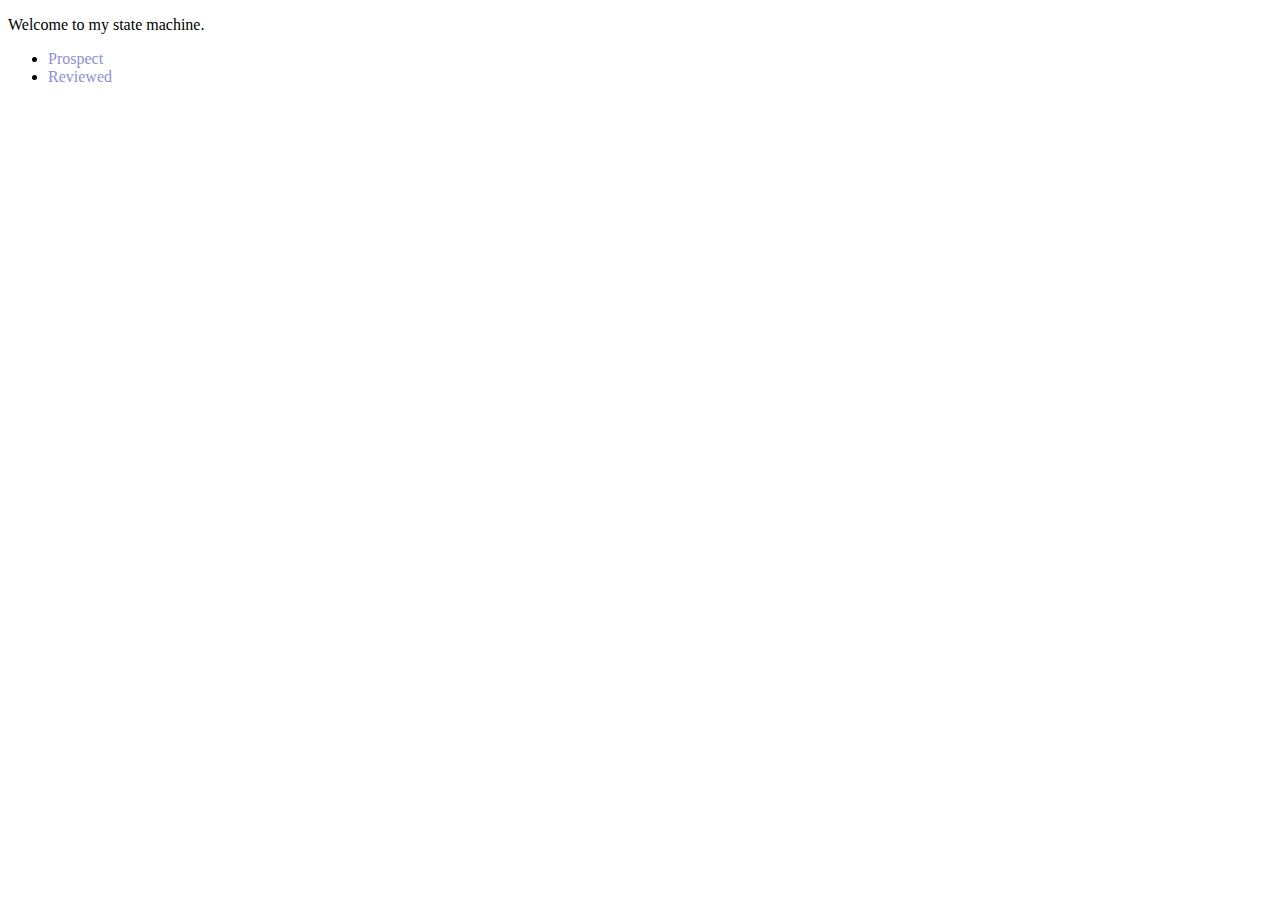
<file: app/index.html>
<!doctype html>
  <head>
    <meta charset="utf-8"/>
    <meta http-equiv="X-UA-Compatible" content="IE=edge,chrome=1"/>
    <title>Happy Time</title>
    <meta name="description" content="">
    <meta name="viewport" content="width=device-width">
    <meta name="apple-mobile-web-app-capable" content="yes" />
    <meta name="apple-mobile-web-app-status-bar-style" content="black" />
    <!-- Place favicon.ico and apple-touch-icon.png in the root directory -->
    
    <!-- <link rel="stylesheet" href="http://yui.yahooapis.com/pure/0.3.0/pure-min.css"> -->

    <link rel="stylesheet" href="blog/blog.css">
    <link rel="stylesheet" href="game/game.css">
  </head>
  <body ng-app="app">

    <!-- Application -->
    <div class="container" ng-controller="AppCtrl">
        <div id="main" ng-view></div>
    </div>

    <script src="bower_components/angular/angular.min.js"></script>
    <script src="bower_components/angular-route/angular-route.min.js"></script>
    <script src="bower_components/angular-ui-router/release/angular-ui-router.min.js"></script>

    <script src="app.js"></script>
    <script src="main/index.js"></script>
    <script src="blog/index.js"></script>
    <script src="game/index.js"></script>


  </body>
</html>
</file>
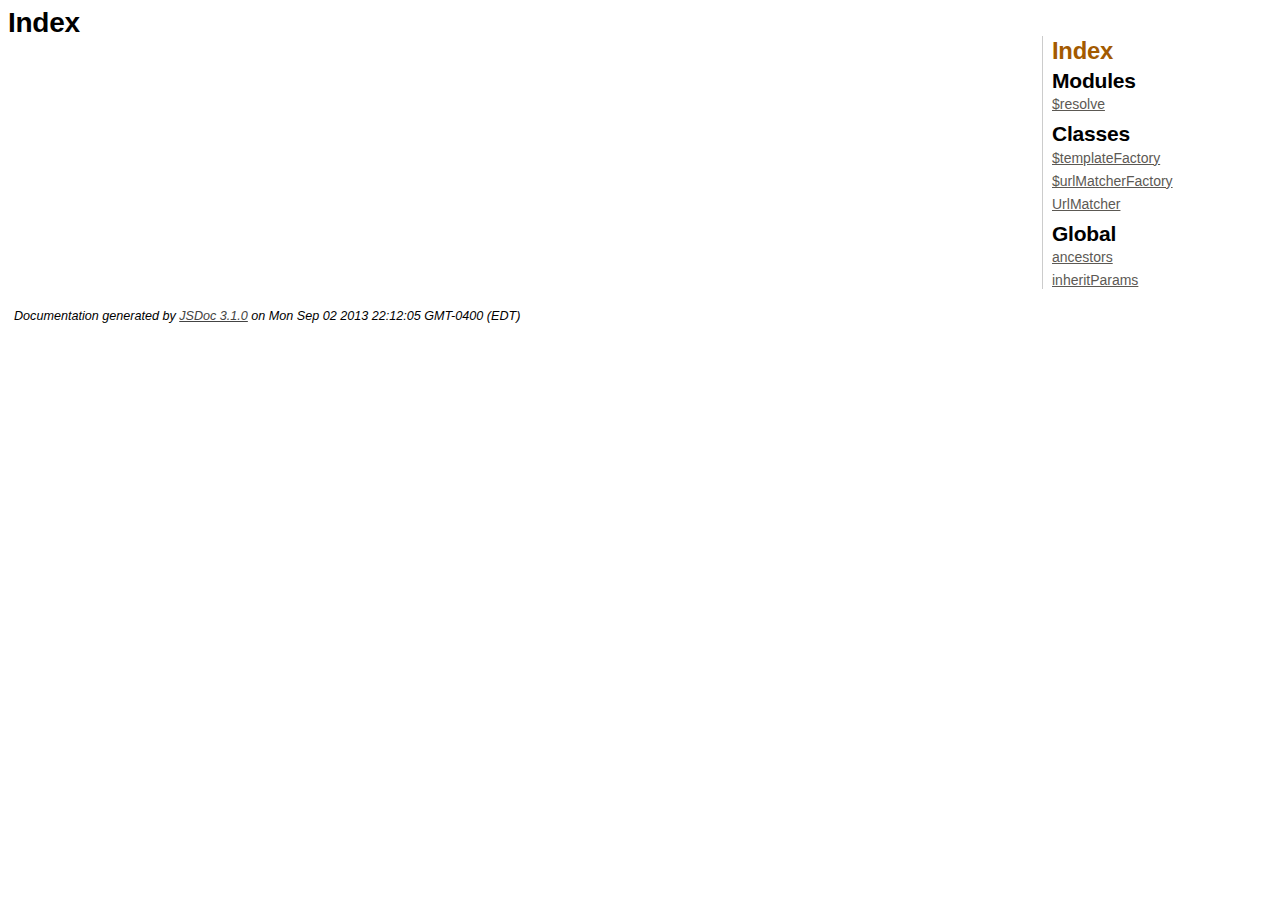
<file: app/bower_components/angular-ui-router/release/doc/index.html>
<!DOCTYPE html>
<html lang="en">
<head>
    <meta charset="utf-8">
    <title>JSDoc: Index</title>
    
    <script src="scripts/prettify/prettify.js"> </script>
    <script src="scripts/prettify/lang-css.js"> </script>
    <!--[if lt IE 9]>
      <script src="//html5shiv.googlecode.com/svn/trunk/html5.js"></script>
    <![endif]-->
    <link type="text/css" rel="stylesheet" href="styles/prettify-tomorrow.css">
    <link type="text/css" rel="stylesheet" href="styles/jsdoc-default.css">
</head>

<body>

<div id="main">
    
    <h1 class="page-title">Index</h1>
    
    


    


    <h3> </h3>









    









</div>

<nav>
    <h2><a href="index.html">Index</a></h2><h3>Modules</h3><ul><li><a href="$resolve.html">$resolve</a></li></ul><h3>Classes</h3><ul><li><a href="$templateFactory.html">$templateFactory</a></li><li><a href="$urlMatcherFactory.html">$urlMatcherFactory</a></li><li><a href="UrlMatcher.html">UrlMatcher</a></li></ul><h3>Global</h3><ul><li><a href="global.html#ancestors">ancestors</a></li><li><a href="global.html#inheritParams">inheritParams</a></li></ul>
</nav>

<br clear="both">

<footer>
    Documentation generated by <a href="https://github.com/jsdoc3/jsdoc">JSDoc 3.1.0</a> on Mon Sep 02 2013 22:12:05 GMT-0400 (EDT)
</footer>

<script> prettyPrint(); </script>
</body>
</html>
</file>
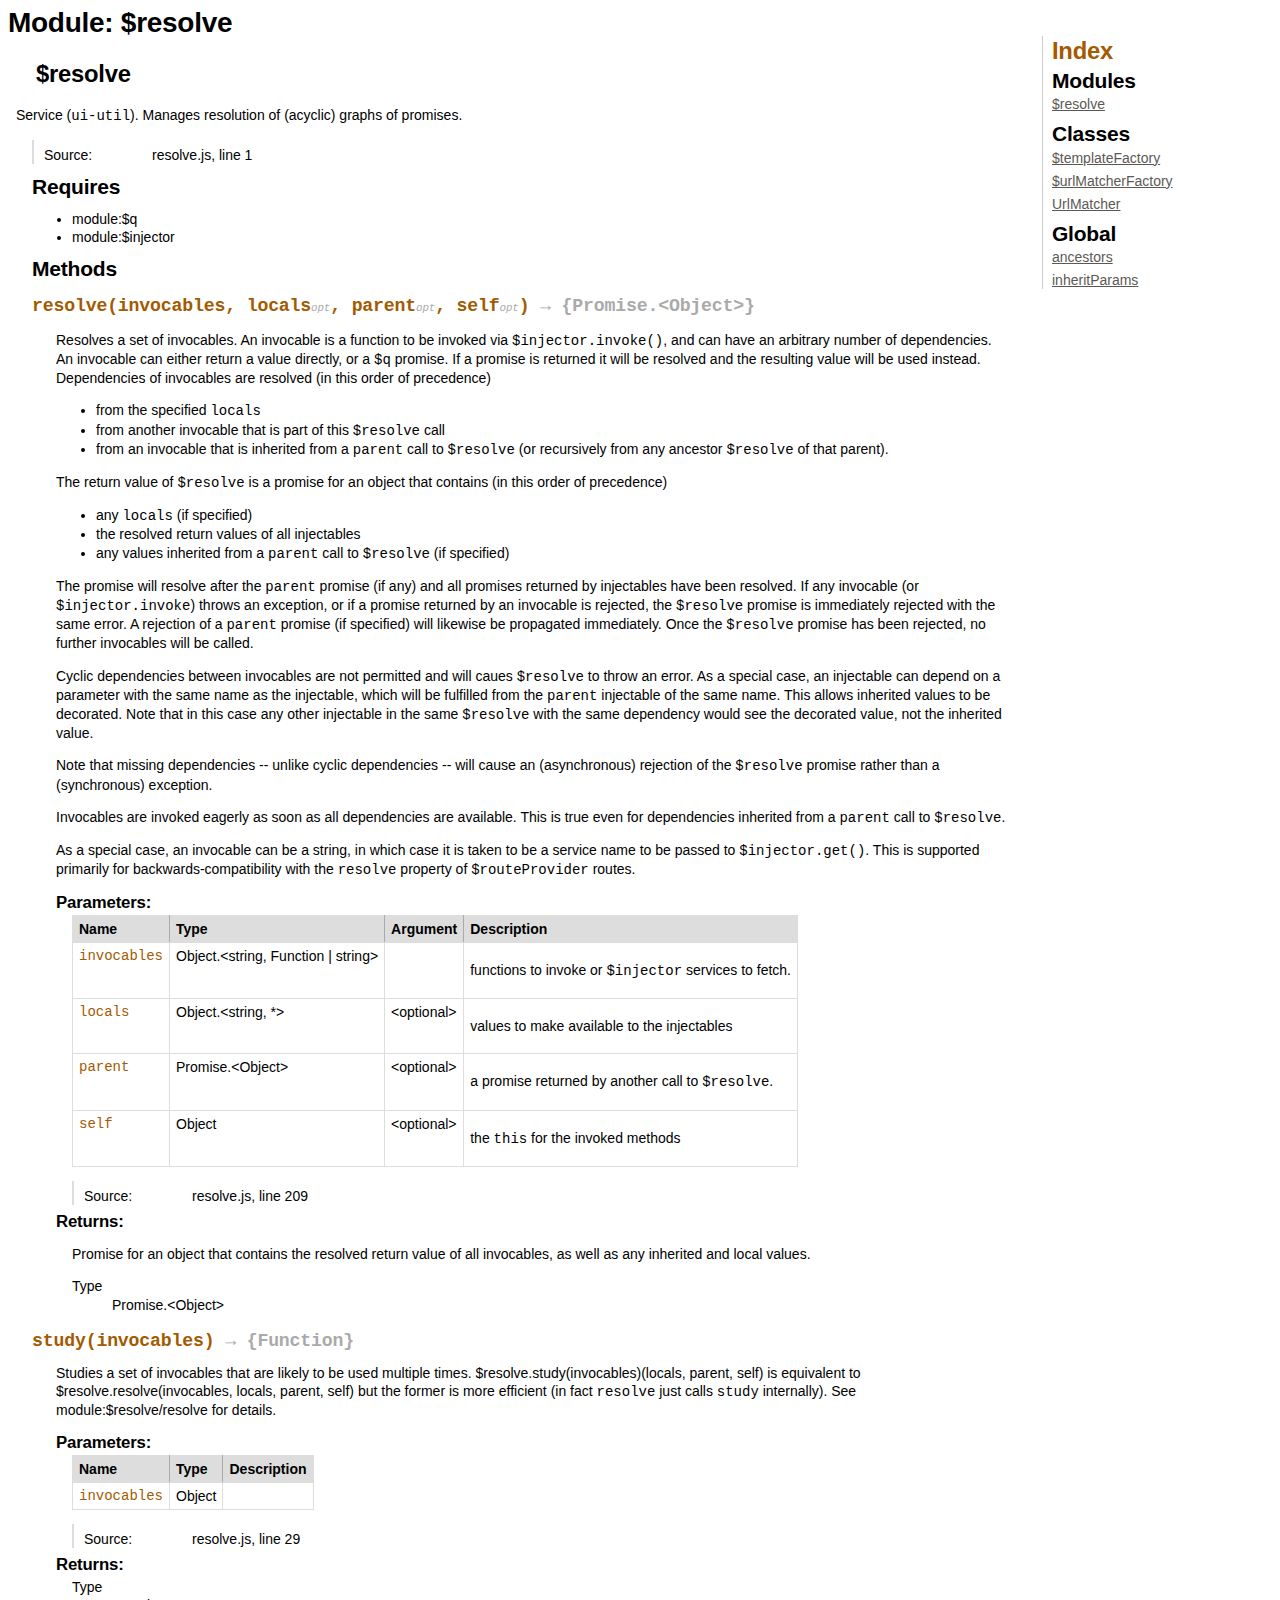
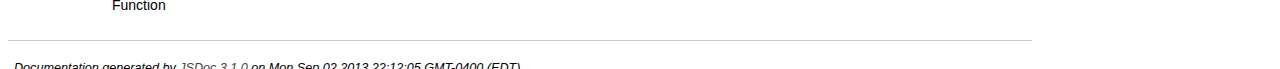
<file: app/bower_components/angular-ui-router/release/doc/$resolve.html>
<!DOCTYPE html>
<html lang="en">
<head>
    <meta charset="utf-8">
    <title>JSDoc: Module: $resolve</title>
    
    <script src="scripts/prettify/prettify.js"> </script>
    <script src="scripts/prettify/lang-css.js"> </script>
    <!--[if lt IE 9]>
      <script src="//html5shiv.googlecode.com/svn/trunk/html5.js"></script>
    <![endif]-->
    <link type="text/css" rel="stylesheet" href="styles/prettify-tomorrow.css">
    <link type="text/css" rel="stylesheet" href="styles/jsdoc-default.css">
</head>

<body>

<div id="main">
    
    <h1 class="page-title">Module: $resolve</h1>
    
    



<section>
    
<header>
    <h2>
    $resolve
    </h2>
    
</header>  

<article>
    <div class="container-overview">
    
    
    
        
            <div class="description"><p>Service (<code>ui-util</code>). Manages resolution of (acyclic) graphs of promises.</p></div>
        
        
        
<dl class="details">
    
        
    
    
    

    
    
    
    
    
    
    
    
    
    
    
    
    
    <dt class="tag-source">Source:</dt>
    <dd class="tag-source"><ul class="dummy"><li>
        resolve.js, line 1
    </li></ul></dd>
    
    
    
    
    
    
    
</dl>

        
        
    
    </div>
    
    
    
    
    
    
        <h3 class="subsection-title">Requires</h3>
        
        <ul>
            <li>module:$q</li>
        
            <li>module:$injector</li>
        </ul>
    
    
    
    
    
    
    
    
    
        <h3 class="subsection-title">Methods</h3>
        
        <dl>
            
<dt>
    <h4 class="name" id="resolve"><span class="type-signature"></span>resolve<span class="signature">(invocables, <span class="optional">locals</span>, <span class="optional">parent</span>, <span class="optional">self</span>)</span><span class="type-signature"> &rarr; {Promise.&lt;Object>}</span></h4>
    
    
</dt>
<dd>
    
    
    <div class="description">
        <p>Resolves a set of invocables. An invocable is a function to be invoked via <code>$injector.invoke()</code>,
and can have an arbitrary number of dependencies. An invocable can either return a value directly,
or a <code>$q</code> promise. If a promise is returned it will be resolved and the resulting value will be
used instead. Dependencies of invocables are resolved (in this order of precedence)</p>

<ul>
<li>from the specified <code>locals</code></li>
<li>from another invocable that is part of this <code>$resolve</code> call</li>
<li>from an invocable that is inherited from a <code>parent</code> call to <code>$resolve</code> (or recursively
from any ancestor <code>$resolve</code> of that parent).</li>
</ul>

<p>The return value of <code>$resolve</code> is a promise for an object that contains (in this order of precedence)</p>

<ul>
<li>any <code>locals</code> (if specified)</li>
<li>the resolved return values of all injectables</li>
<li>any values inherited from a <code>parent</code> call to <code>$resolve</code> (if specified)</li>
</ul>

<p>The promise will resolve after the <code>parent</code> promise (if any) and all promises returned by injectables
have been resolved. If any invocable (or <code>$injector.invoke</code>) throws an exception, or if a promise
returned by an invocable is rejected, the <code>$resolve</code> promise is immediately rejected with the same error.
A rejection of a <code>parent</code> promise (if specified) will likewise be propagated immediately. Once the
<code>$resolve</code> promise has been rejected, no further invocables will be called.</p>

<p>Cyclic dependencies between invocables are not permitted and will caues <code>$resolve</code> to throw an
error. As a special case, an injectable can depend on a parameter with the same name as the injectable,
which will be fulfilled from the <code>parent</code> injectable of the same name. This allows inherited values
to be decorated. Note that in this case any other injectable in the same <code>$resolve</code> with the same
dependency would see the decorated value, not the inherited value.</p>

<p>Note that missing dependencies -- unlike cyclic dependencies -- will cause an (asynchronous) rejection
of the <code>$resolve</code> promise rather than a (synchronous) exception.</p>

<p>Invocables are invoked eagerly as soon as all dependencies are available. This is true even for
dependencies inherited from a <code>parent</code> call to <code>$resolve</code>.</p>

<p>As a special case, an invocable can be a string, in which case it is taken to be a service name
to be passed to <code>$injector.get()</code>. This is supported primarily for backwards-compatibility with the
<code>resolve</code> property of <code>$routeProvider</code> routes.</p>
    </div>
    

    
    
    
    
    
        <h5>Parameters:</h5>
        

<table class="params">
    <thead>
	<tr>
		
		<th>Name</th>
		
		
		<th>Type</th>
		
		
		<th>Argument</th>
		
		
		
		
		<th class="last">Description</th>
	</tr>
	</thead>
	
	<tbody>
	
	
        <tr>
            
                <td class="name"><code>invocables</code></td>
            
            
            <td class="type">
            
                
<span class="param-type">Object.&lt;string, Function</span>
|

<span class="param-type">string></span>


            
            </td>
            
            
                <td class="attributes">
                
                    
                
                </td>
            
            
            
            
            <td class="description last"><p>functions to invoke or <code>$injector</code> services to fetch.</p></td>
        </tr>
	
	
	
        <tr>
            
                <td class="name"><code>locals</code></td>
            
            
            <td class="type">
            
                
<span class="param-type">Object.&lt;string, *></span>


            
            </td>
            
            
                <td class="attributes">
                
                    &lt;optional><br>
                
                    
                
                </td>
            
            
            
            
            <td class="description last"><p>values to make available to the injectables</p></td>
        </tr>
	
	
	
        <tr>
            
                <td class="name"><code>parent</code></td>
            
            
            <td class="type">
            
                
<span class="param-type">Promise.&lt;Object></span>


            
            </td>
            
            
                <td class="attributes">
                
                    &lt;optional><br>
                
                    
                
                </td>
            
            
            
            
            <td class="description last"><p>a promise returned by another call to <code>$resolve</code>.</p></td>
        </tr>
	
	
	
        <tr>
            
                <td class="name"><code>self</code></td>
            
            
            <td class="type">
            
                
<span class="param-type">Object</span>


            
            </td>
            
            
                <td class="attributes">
                
                    &lt;optional><br>
                
                    
                
                </td>
            
            
            
            
            <td class="description last"><p>the <code>this</code> for the invoked methods</p></td>
        </tr>
	
	
	</tbody>
</table>
    
    
    
<dl class="details">
    
        
    
    
    

    
    
    
    
    
    
    
    
    
    
    
    
    
    <dt class="tag-source">Source:</dt>
    <dd class="tag-source"><ul class="dummy"><li>
        resolve.js, line 209
    </li></ul></dd>
    
    
    
    
    
    
    
</dl>

    
    
    
    
    
    
    <h5>Returns:</h5>
    
            
<div class="param-desc">
    <p>Promise for an object that contains the resolved return value
   of all invocables, as well as any inherited and local values.</p>
</div>



<dl>
	<dt>
		Type
	</dt>
	<dd>
		
<span class="param-type">Promise.&lt;Object></span>


	</dd>
</dl>

        
    
    
</dd>

        
            
<dt>
    <h4 class="name" id="study"><span class="type-signature"></span>study<span class="signature">(invocables)</span><span class="type-signature"> &rarr; {Function}</span></h4>
    
    
</dt>
<dd>
    
    
    <div class="description">
        <p>Studies a set of invocables that are likely to be used multiple times.
     $resolve.study(invocables)(locals, parent, self)
is equivalent to
     $resolve.resolve(invocables, locals, parent, self)
but the former is more efficient (in fact <code>resolve</code> just calls <code>study</code> internally).
See module:$resolve/resolve for details.</p>
    </div>
    

    
    
    
    
    
        <h5>Parameters:</h5>
        

<table class="params">
    <thead>
	<tr>
		
		<th>Name</th>
		
		
		<th>Type</th>
		
		
		
		
		
		<th class="last">Description</th>
	</tr>
	</thead>
	
	<tbody>
	
	
        <tr>
            
                <td class="name"><code>invocables</code></td>
            
            
            <td class="type">
            
                
<span class="param-type">Object</span>


            
            </td>
            
            
            
            
            
            <td class="description last"></td>
        </tr>
	
	
	</tbody>
</table>
    
    
    
<dl class="details">
    
        
    
    
    

    
    
    
    
    
    
    
    
    
    
    
    
    
    <dt class="tag-source">Source:</dt>
    <dd class="tag-source"><ul class="dummy"><li>
        resolve.js, line 29
    </li></ul></dd>
    
    
    
    
    
    
    
</dl>

    
    
    
    
    
    
    <h5>Returns:</h5>
    
            


<dl>
	<dt>
		Type
	</dt>
	<dd>
		
<span class="param-type">Function</span>


	</dd>
</dl>

        
    
    
</dd>

        </dl>
    
    
    
    
    
</article>

</section>  




</div>

<nav>
    <h2><a href="index.html">Index</a></h2><h3>Modules</h3><ul><li><a href="$resolve.html">$resolve</a></li></ul><h3>Classes</h3><ul><li><a href="$templateFactory.html">$templateFactory</a></li><li><a href="$urlMatcherFactory.html">$urlMatcherFactory</a></li><li><a href="UrlMatcher.html">UrlMatcher</a></li></ul><h3>Global</h3><ul><li><a href="global.html#ancestors">ancestors</a></li><li><a href="global.html#inheritParams">inheritParams</a></li></ul>
</nav>

<br clear="both">

<footer>
    Documentation generated by <a href="https://github.com/jsdoc3/jsdoc">JSDoc 3.1.0</a> on Mon Sep 02 2013 22:12:05 GMT-0400 (EDT)
</footer>

<script> prettyPrint(); </script>
</body>
</html>
</file>
<file: app/blog/blog.css>
* {
    -webkit-box-sizing: border-box;
    -moz-box-sizing: border-box;
    box-sizing: border-box;
}

a {
    text-decoration: none;
    color: rgb(142, 142, 214);
}
a:hover,
a:focus {
    text-decoration: underline;
}

/* LAYOUT CSS */
#layout {
    padding-left: 25%; /* "left col (nav + list)" width */
    position: relative;
}

.sidebar {
    position: fixed;
    top: 0;
    bottom: 0;
    width: 25%;
    margin-left: -25%;
    background: rgb(24, 33, 61);
    color: #fff;
}

.header {
    margin: 50% 2em 0;
    text-align: right;
}

.brand-title,
.brand-tagline {
    margin: 0;
}
.brand-title {
    text-transform: uppercase;
}
.brand-tagline {
    font-weight: 300;
    color: rgb(142, 142, 214);
}

.nav-list {
    margin: 0;
    padding: 0;
    list-style: none;
}
.nav-item {
    display: inline-block;
    *display: inline;
    zoom: 1;
}
.nav-item a {
    background: transparent;
    border: 3px solid rgb(103, 103, 180);
    color: #fff;
    margin-top: 1em;
}
.nav-item a:hover,
.nav-item a:focus {
    border: 3px solid rgb(142, 142, 214);
    color: rgb(142, 142, 214);
    text-decoration: none;
}

.content-subhead {
    text-transform: uppercase;
    color: #aaa;
    border-bottom: 1px solid #eee;
    padding: 0.4em 0;
    font-size: 80%;
    font-weight: 500;
    letter-spacing: 0.1em;
}

.content {
    padding: 2em 3em 0;
}

.post {
    padding-bottom: 2em;
}
.post-title {
    font-size: 2em;
    color: #222;
    margin-bottom: 0.2em;
}
.post-avatar {
    border-radius: 50px;
    float: right;
    margin-left: 1em;
}
.post-description {
    font-family: Georgia, "Cambria", serif;
    color: #444;
    line-height: 1.8em;
}
.post-meta {
    color: #999;
    font-size: 90%;
    margin: 0;
}

.post-category {
    margin: 0 0.1em;
    padding: 0.3em 1em;
    color: #fff;
    background: #999;
    font-size: 80%;
}
    .post-category-design {
        background: #5aba59;
    }
    .post-category-pure {
        background: #4d85d1;
    }
    .post-category-yui {
        background: #8156a7;
    }
    .post-category-js {
        background: #df2d4f;
    }

.post-images {
    margin: 1em 0;
}
.post-image-meta {
    margin-top: -3.5em;
    margin-left: 1em;
    color: #fff;
    text-shadow: 0 1px 1px #333;
}

.footer {
    text-align: center;
    padding: 1em 0;
}
.footer a {
    color: #ccc;
    font-size: 80%;
}
.footer .pure-menu a:hover,
.footer .pure-menu a:focus {
    background: none;
}

@media (max-width: 767px) {
    .sidebar {
        width: 100%;
        position: relative;
        margin: 0;
    }

    .header {
        text-align: center;
        top: auto;
        margin: 3em auto;
        position: static;
    }

    #layout {
        padding: 0;
    }
}

@media (max-width: 480px) {
    .content {
        padding: 2em 1em 0;
    }
}
</file>
<file: app/game/game.css>
.stage{
  margin:40px auto;
  width:450px;
}

.scoreboard{
  margin-top:40px;
  clear:both;
}

.score{
  font-size: 20px;
}
.timer{
  float:right;
  font-size: 20px;
}

.card {
  float:left;
  margin:30px;
  width: 90px;
  height: 90px;
  border-radius: 20px;
}

.card.red {
  background-color: red;
  border:1px red solid;
}
.card.blue {
  background-color: blue;
  border:1px blue solid;
}
.card.green {
  background-color: green;
  border:1px green solid;
}

.card.solid {
  /*fine as is*/
}
.card.stripped{
  border: 8px white dotted;
}
.card.outline div {
  margin: 9px;
  width: 70px;
  height: 70px;
  background-color: white;
  border-radius: inherit;
}

.card.circle {
  border-radius: 45px;
}
.card.diamond {
  border-radius: 0px;
  -webkit-transform: rotate(45deg);
  -moz-transform: rotate(45deg);
  -ms-transform: rotate(45deg);
  -o-transform: rotate(45deg);
  transform: rotate(45deg);
}
.card .square {
  /*fine as is*/
}


.card.active{
  -webkit-transform: scale(0.8, 0.8);
  -moz-transform: scale(0.8, 0.8);
  -ms-transform: scale(0.8, 0.8);
  -o-transform: scale(0.8, 0.8);
  transform: scale(0.8, 0.8);
}
/*ugly*/
.card.diamond.active{
  -webkit-transform: scale(0.8, 0.8) rotate(45deg);
  -moz-transform: scale(0.8, 0.8) rotate(45deg);
  -ms-transform: scale(0.8, 0.8) rotate(45deg);
  -o-transform: scale(0.8, 0.8) rotate(45deg);
  transform: scale(0.8, 0.8) rotate(45deg);
  border-radius: 0px;
}
</file>
<file: app/bower_components/angular-ui-router/release/doc/styles/prettify-tomorrow.css>
/* Tomorrow Theme */
/* Original theme - https://github.com/chriskempson/tomorrow-theme */
/* Pretty printing styles. Used with prettify.js. */
/* SPAN elements with the classes below are added by prettyprint. */
/* plain text */
.pln {
  color: #4d4d4c; }

@media screen {
  /* string content */
  .str {
    color: #718c00; }

  /* a keyword */
  .kwd {
    color: #8959a8; }

  /* a comment */
  .com {
    color: #8e908c; }

  /* a type name */
  .typ {
    color: #4271ae; }

  /* a literal value */
  .lit {
    color: #f5871f; }

  /* punctuation */
  .pun {
    color: #4d4d4c; }

  /* lisp open bracket */
  .opn {
    color: #4d4d4c; }

  /* lisp close bracket */
  .clo {
    color: #4d4d4c; }

  /* a markup tag name */
  .tag {
    color: #c82829; }

  /* a markup attribute name */
  .atn {
    color: #f5871f; }

  /* a markup attribute value */
  .atv {
    color: #3e999f; }

  /* a declaration */
  .dec {
    color: #f5871f; }

  /* a variable name */
  .var {
    color: #c82829; }

  /* a function name */
  .fun {
    color: #4271ae; } }
/* Use higher contrast and text-weight for printable form. */
@media print, projection {
  .str {
    color: #060; }

  .kwd {
    color: #006;
    font-weight: bold; }

  .com {
    color: #600;
    font-style: italic; }

  .typ {
    color: #404;
    font-weight: bold; }

  .lit {
    color: #044; }

  .pun, .opn, .clo {
    color: #440; }

  .tag {
    color: #006;
    font-weight: bold; }

  .atn {
    color: #404; }

  .atv {
    color: #060; } }
/* Style */
/*
pre.prettyprint {
  background: white;
  font-family: Menlo, Monaco, Consolas, monospace;
  font-size: 12px;
  line-height: 1.5;
  border: 1px solid #ccc;
  padding: 10px; }
*/

/* Specify class=linenums on a pre to get line numbering */
ol.linenums {
  margin-top: 0;
  margin-bottom: 0; }

/* IE indents via margin-left */
li.L0,
li.L1,
li.L2,
li.L3,
li.L4,
li.L5,
li.L6,
li.L7,
li.L8,
li.L9 {
  /* */ }

/* Alternate shading for lines */
li.L1,
li.L3,
li.L5,
li.L7,
li.L9 {
  /* */ }
</file>
<file: app/bower_components/angular-ui-router/release/doc/styles/jsdoc-default.css>
html
{
    overflow: auto;
    background-color: #fff;
}

body
{
	font: 14px "DejaVu Sans Condensed", "Liberation Sans", "Nimbus Sans L", Tahoma, Geneva, "Helvetica Neue", Helvetica, Arial, sans serif;
	line-height: 130%;
	color: #000;
	background-color: #fff;
}

a {
    color: #444;
}

a:visited {
    color: #444;
}

a:active {
    color: #444;
}

header
{
	display: block;
	padding: 6px 4px;
}

.class-description {
    font-style: italic;
	font-family: Palatino, 'Palatino Linotype', serif;
	font-size: 130%;
	line-height: 140%;
	margin-bottom: 1em;
	margin-top: 1em;
}

#main {
    float: left;
    width: 100%;
}

section
{
	display: block;
	
	background-color: #fff;
	padding: 12px 24px;
    border-bottom: 1px solid #ccc;
    margin-right: 240px;
}

.variation {
    display: none;
}

.optional:after {
	content: "opt";
	font-size: 60%;
	color: #aaa;
	font-style: italic;
	font-weight: lighter;
}

nav
{
	display: block;
	float: left;
    margin-left: -230px;
    margin-top: 28px;
    width: 220px;
    border-left: 1px solid #ccc;
    padding-left: 9px;
}

nav ul {
    font-family: 'Lucida Grande', 'Lucida Sans Unicode', arial, sans-serif;
    font-size: 100%;
    line-height: 17px;
    padding:0;
    margin:0;
    list-style-type:none;
}

nav h2 a, nav h2 a:visited {
    color: #A35A00;
    text-decoration: none;
}

nav h3 {
    margin-top: 12px;
}

nav li {
    margin-top: 6px;
}

nav a {
    color: #5C5954;
}

nav a:visited {
    color: #5C5954;
}

nav a:active {
    color: #5C5954;
}

footer {
    display: block;
    padding: 6px;
    margin-top: 12px;
    font-style: italic;
    font-size: 90%;
}

h1
{
	font-size: 200%;
	font-weight: bold;
	letter-spacing: -0.01em;
	margin: 6px 0 9px 0;
}

h2
{
	font-size: 170%;
	font-weight: bold;
	letter-spacing: -0.01em;
	margin: 6px 0 3px 0;
}

h3
{
	font-size: 150%;
	font-weight: bold;
	letter-spacing: -0.01em;
	margin-top: 16px;
	margin: 6px 0 3px 0;
}

h4
{
	font-size: 130%;
	font-weight: bold;
	letter-spacing: -0.01em;
	margin-top: 16px;
	margin: 18px 0 3px 0;
	color: #A35A00;
}

h5, .container-overview .subsection-title
{
	font-size: 120%;
	font-weight: bold;
	letter-spacing: -0.01em;
	margin: 8px 0 3px -16px;
}

h6
{
	font-size: 100%;
	letter-spacing: -0.01em;
	margin: 6px 0 3px 0;
	font-style: italic;
}

.ancestors { color: #999; }
.ancestors a
{
    color: #999 !important;
    text-decoration: none;
}

.important
{
	font-weight: bold;
	color: #950B02;
}

.yes-def {
    text-indent: -1000px;
}

.type-signature {
    color: #aaa;
}

.name, .signature {
	font-family: Consolas, "Lucida Console", Monaco, monospace;
}

.details { margin-top: 14px; }
.details dt { width:100px; float:left; border-left: 2px solid #DDD; padding-left: 10px;  padding-top: 6px; }
.details dd { margin-left: 50px; }
.details ul { margin: 0; }
.details ul { list-style-type: none; }
.details li { margin-left: 30px; padding-top: 6px; }

.description {
	margin-bottom: 1em;
	margin-left: -16px;
	margin-top: 1em;
}

.code-caption
{
	font-style: italic;
	font-family: Palatino, 'Palatino Linotype', serif;
	font-size: 107%;
	margin: 0;
}

.prettyprint
{
	border: 1px solid #ddd;
	width: 80%;
    overflow: auto;
}

.prettyprint.source {
    width: inherit;
}

.prettyprint code
{
	font-family: Consolas, 'Lucida Console', Monaco, monospace;
	font-size: 100%;
	line-height: 18px;
	display: block;
	padding: 4px 12px;
	margin: 0;
	background-color: #fff;
	color: #000;
	border-left: 3px #ddd solid;
}

.params, .props
{
	border-spacing: 0;
	border: 0;
	border-collapse: collapse;
}

.params .name, .props .name, .name code {
	color: #A35A00;
	font-family: Consolas, 'Lucida Console', Monaco, monospace;
	font-size: 100%;
}

.params td, .params th, .props td, .props th
{
	border: 1px solid #ddd;
	margin: 0px;
	text-align: left;
	vertical-align: top;
	padding: 4px 6px;
	display: table-cell;
}

.params thead tr, .props thead tr
{
	background-color: #ddd;
	font-weight: bold;
}

.params .params thead tr, .props .props thead tr
{
	background-color: #fff;
	font-weight: bold;
}

.params th, .props th { border-right: 1px solid #aaa; }
.params thead .last, .props thead .last { border-right: 1px solid #ddd; }

.disabled {
    color: #454545;
}
</file>
